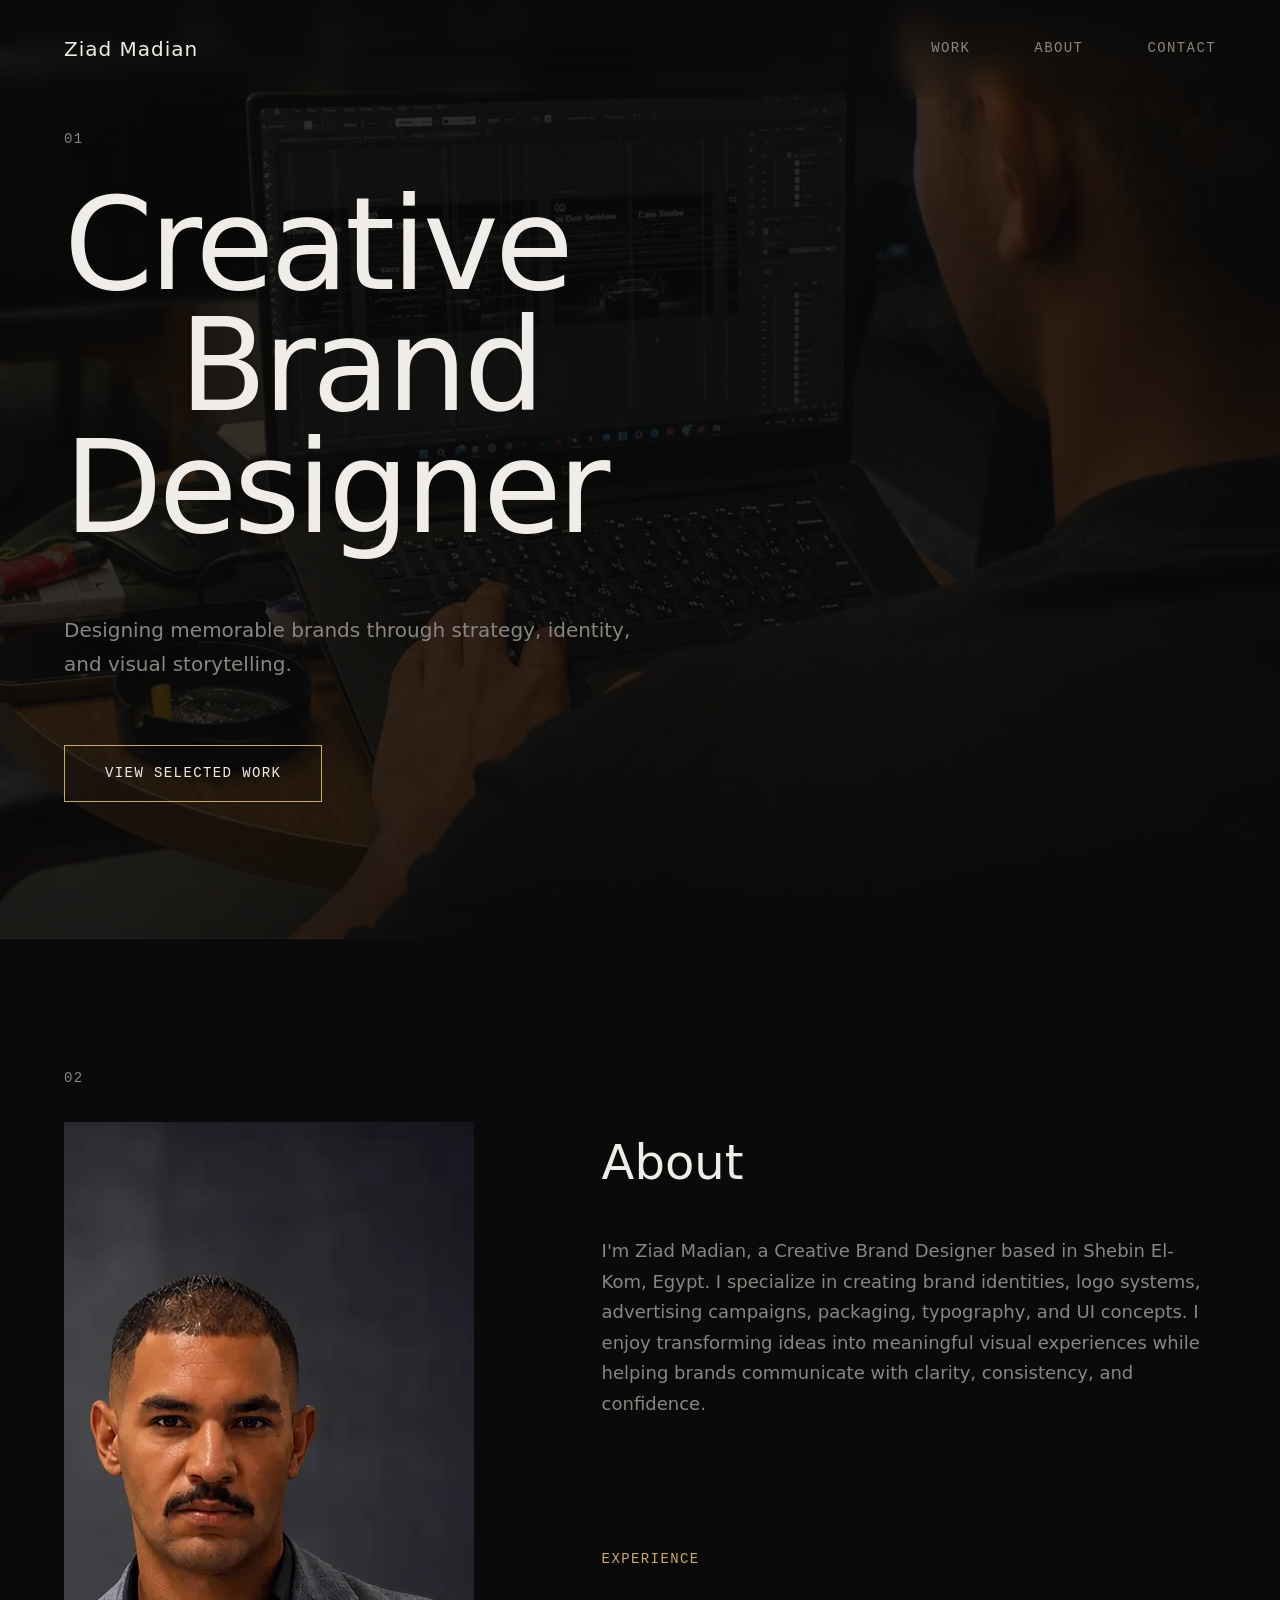
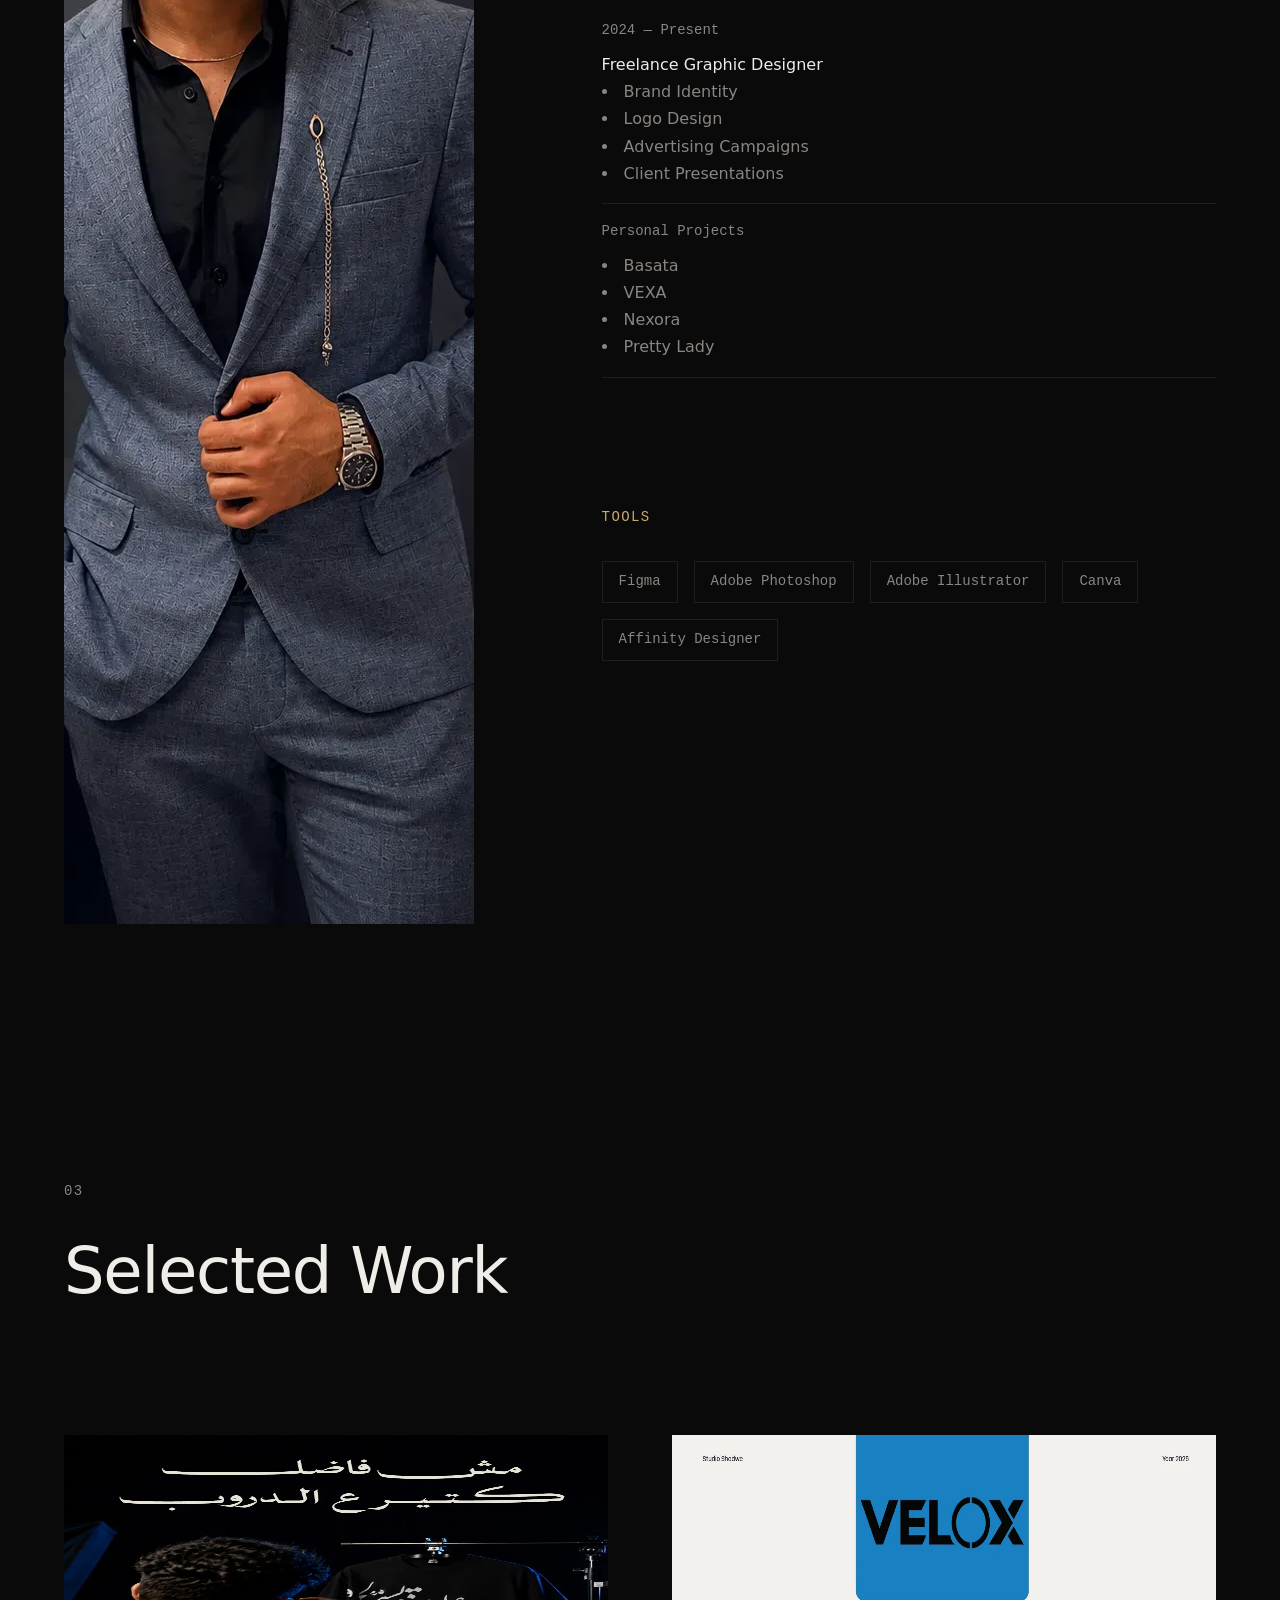
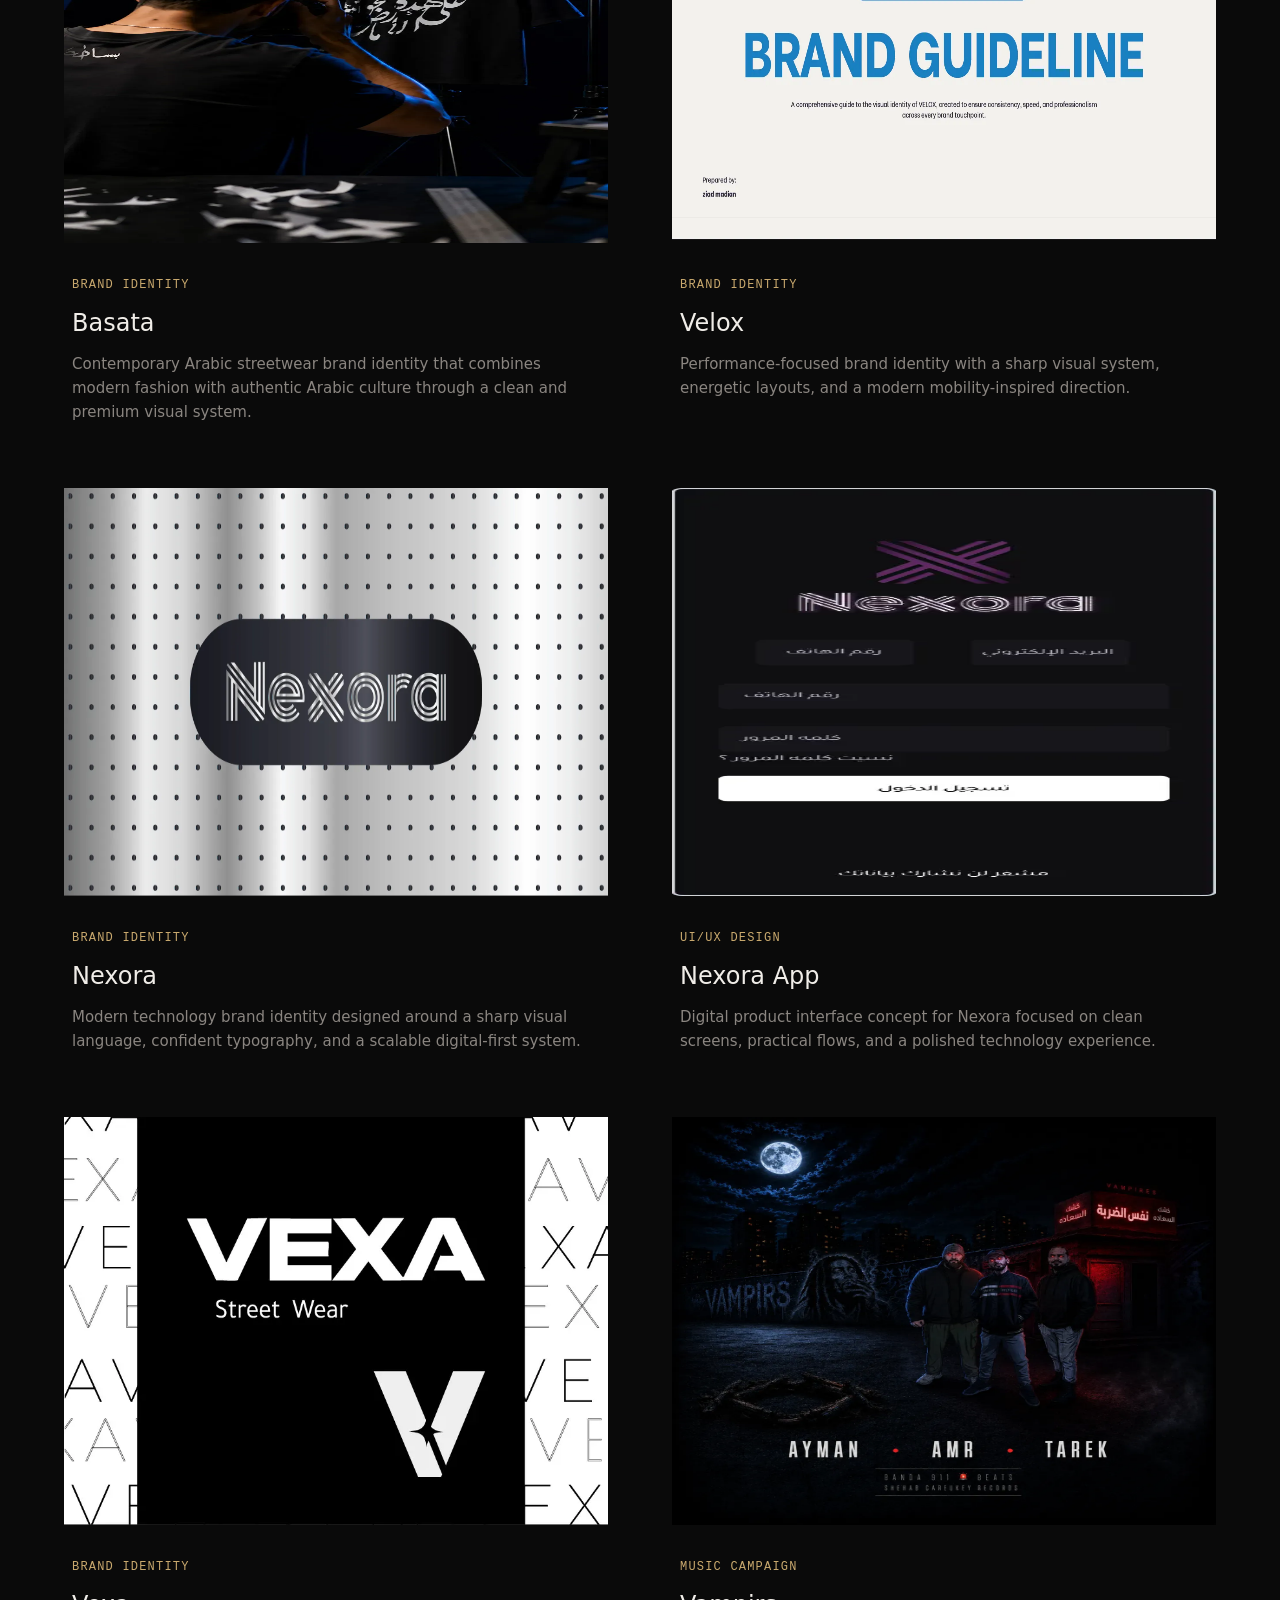
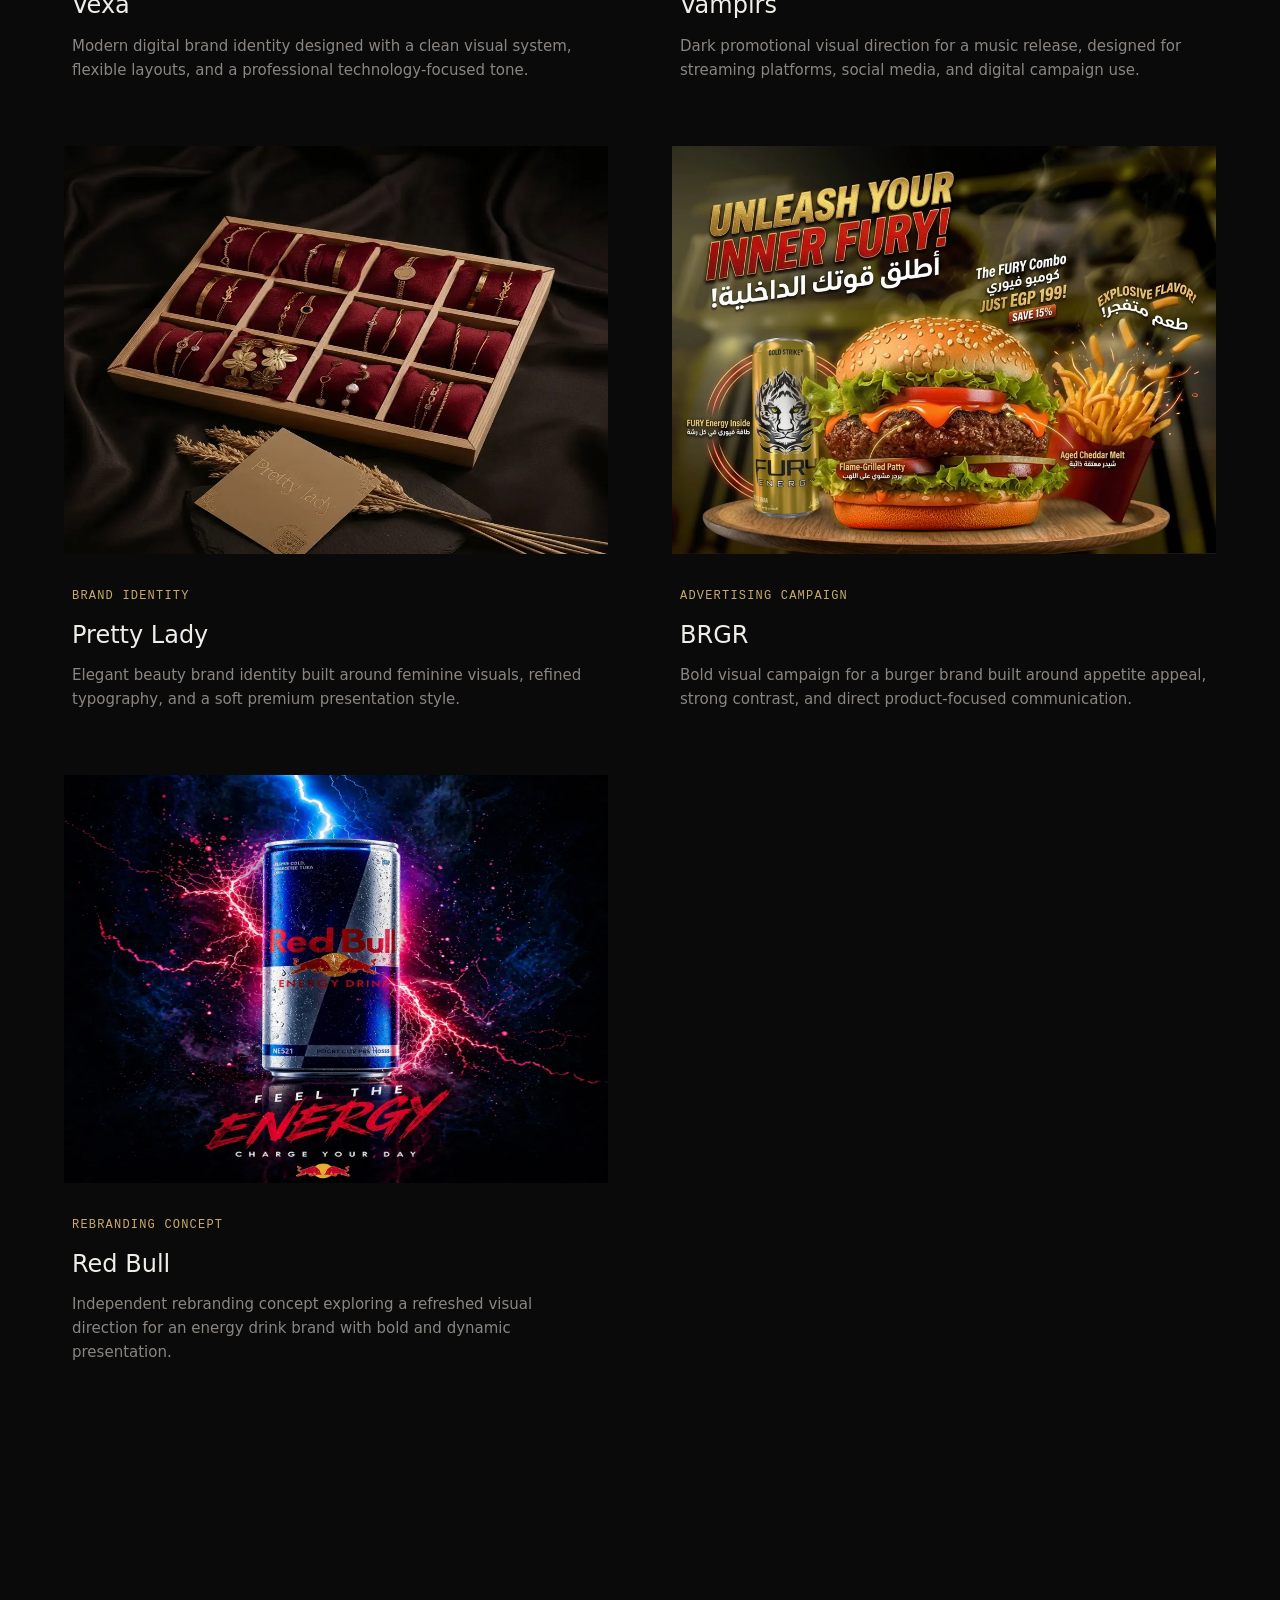
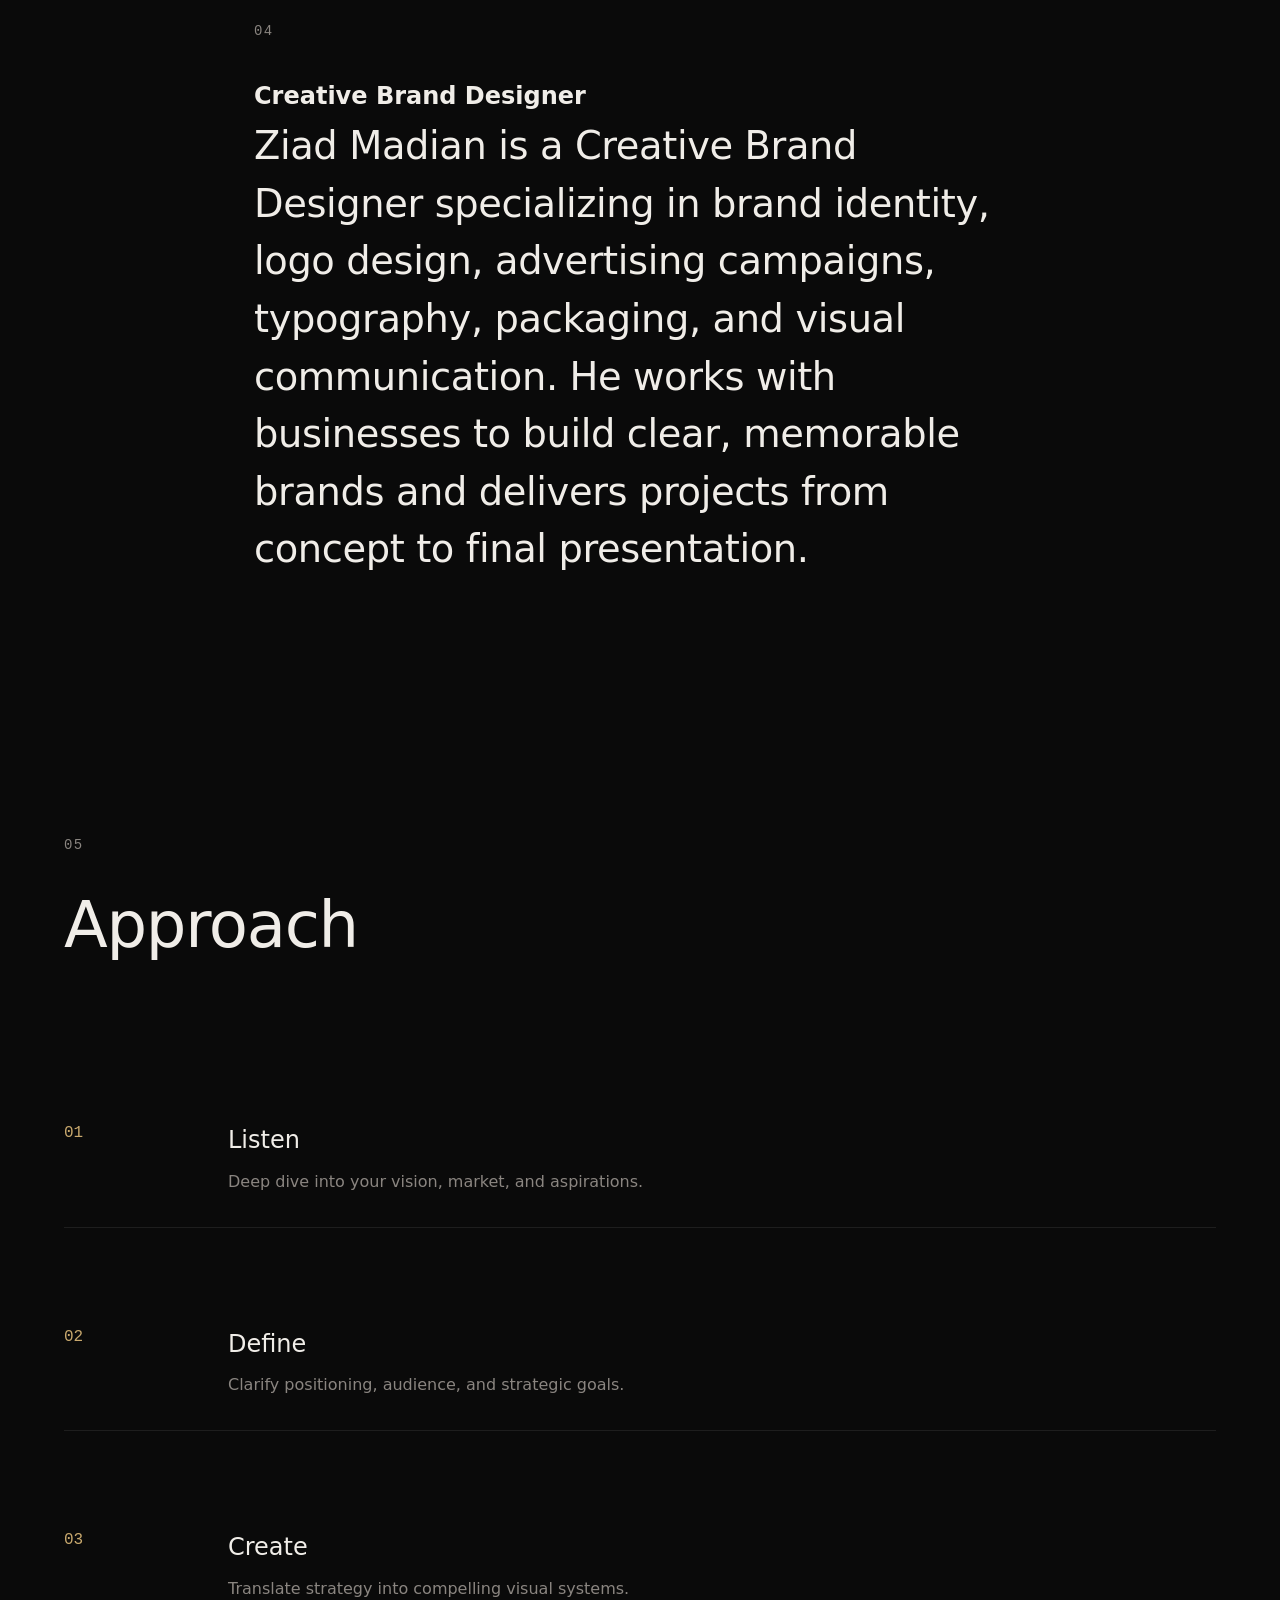
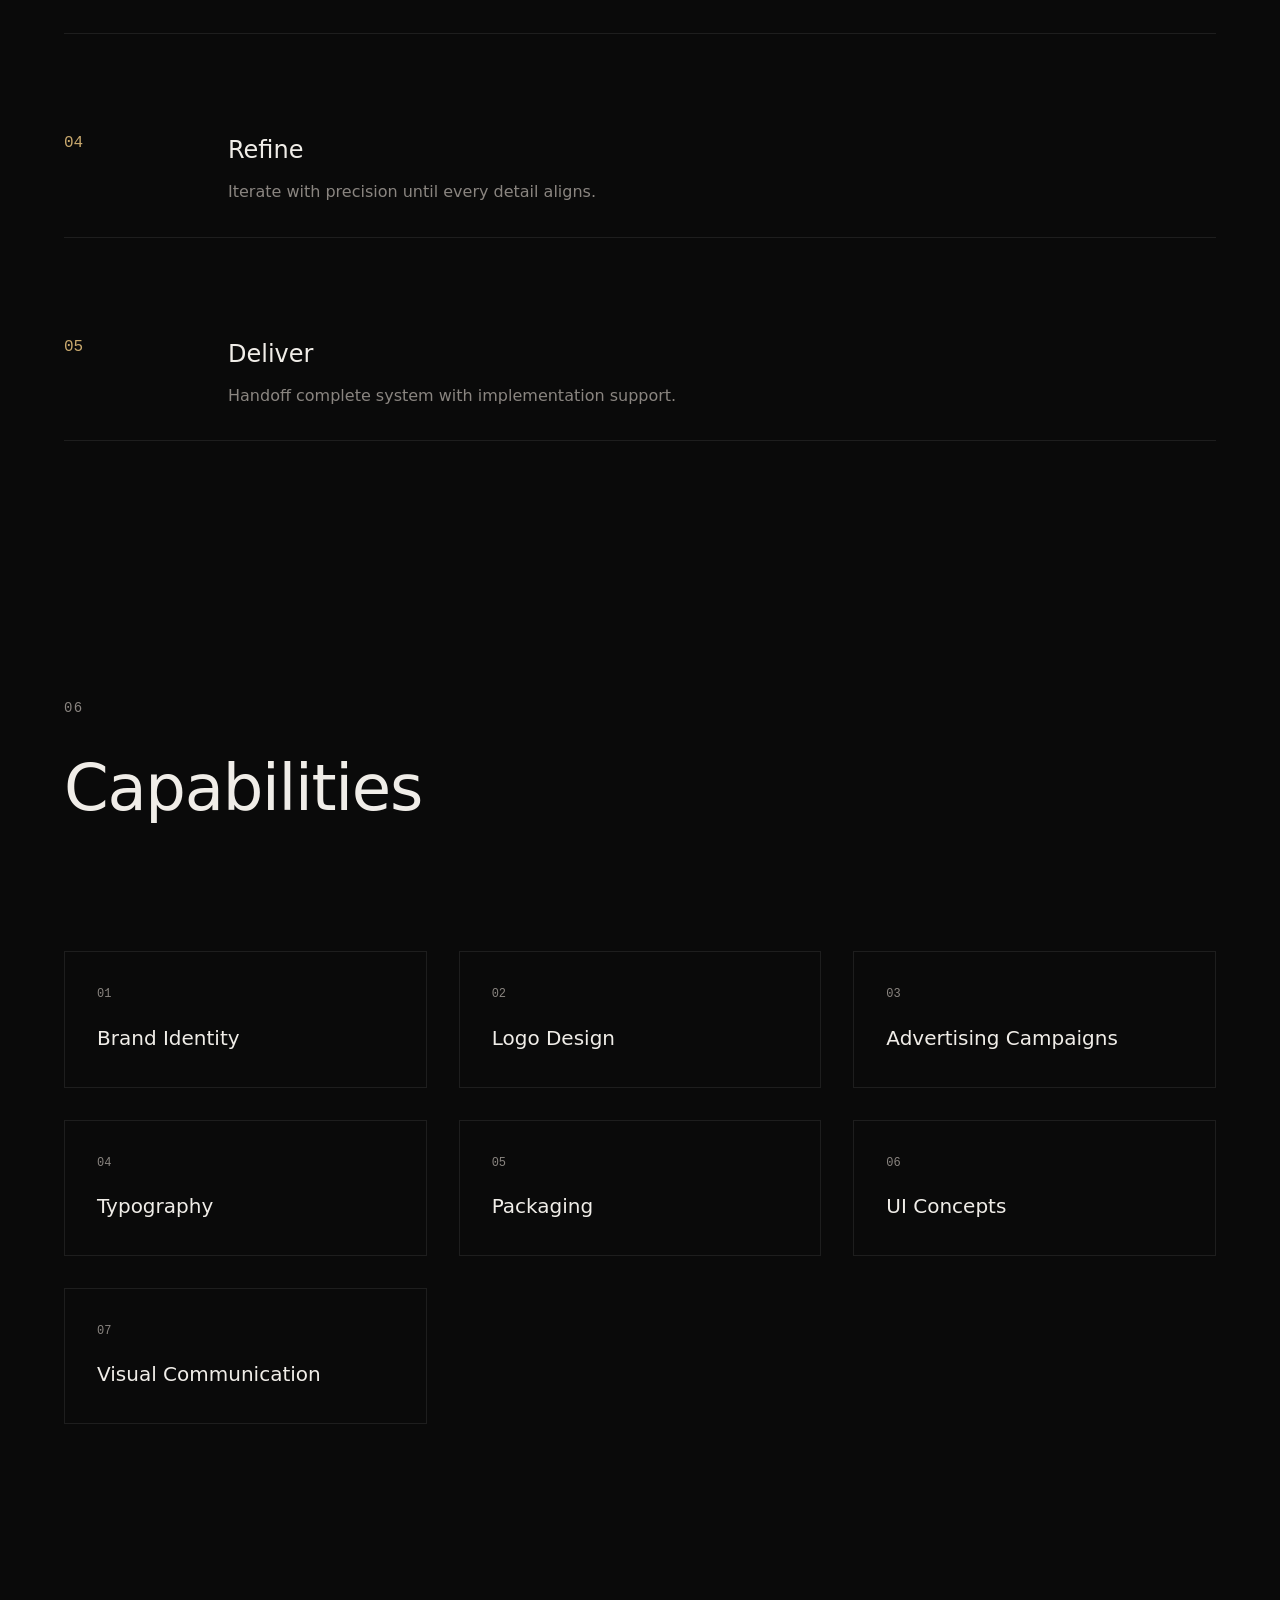
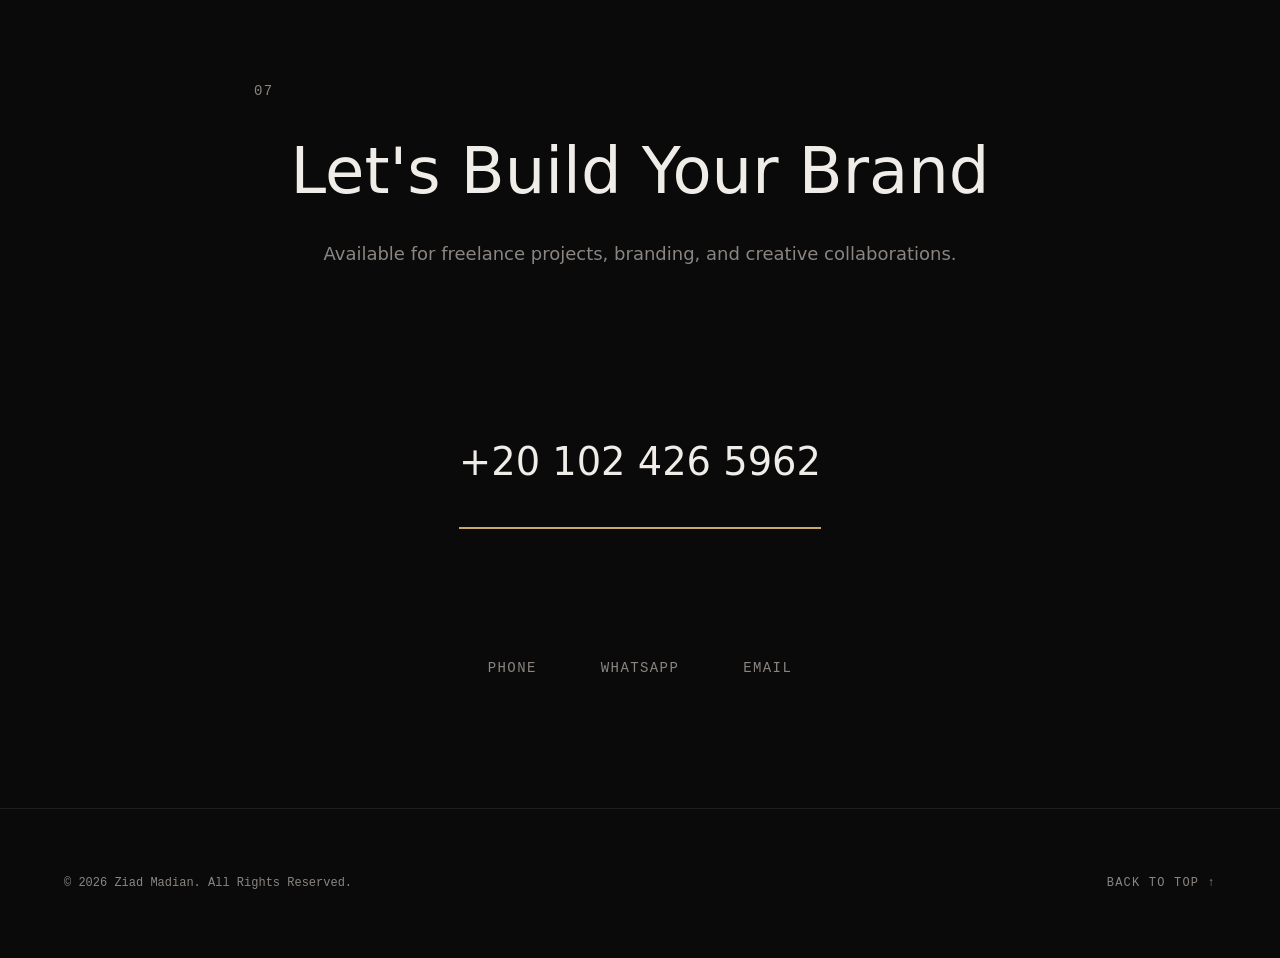
<file: index.html>
<!DOCTYPE html>
<html lang="en">

<head>
    <meta charset="UTF-8">
    <meta name="viewport" content="width=device-width, initial-scale=1.0">
    <title>Ziad Madian | Creative Brand Designer Portfolio</title>
    <meta name="description"
        content="Portfolio of Ziad Madian, a creative brand designer specializing in brand identity, logo design, advertising campaigns, packaging, typography, and visual communication.">
    <link rel="canonical" href="https://ziad-portfolio.pages.dev/">
    <link rel="icon" type="image/webp" href="assets/images/profile/personal-photo_result.webp">
    <link rel="apple-touch-icon" href="assets/images/profile/personal-photo_result.webp">
    <meta property="og:type" content="website">
    <meta property="og:site_name" content="Ziad Madian Portfolio">
    <meta property="og:title" content="Ziad Madian | Creative Brand Designer Portfolio">
    <meta property="og:description"
        content="Explore brand identity, logo design, advertising, packaging, typography, and visual communication work by Ziad Madian.">
    <meta property="og:url" content="https://ziad-portfolio.pages.dev/">
    <meta property="og:image" content="https://ziad-portfolio.pages.dev/assets/images/profile/pesonal-cove-photo_result.webp">
    <meta property="og:image:alt" content="Ziad Madian creative brand design portfolio cover">
    <meta name="twitter:card" content="summary_large_image">
    <meta name="twitter:title" content="Ziad Madian | Creative Brand Designer Portfolio">
    <meta name="twitter:description"
        content="Creative brand design portfolio featuring identity systems, campaigns, packaging, typography, and visual communication.">
    <meta name="twitter:image" content="https://ziad-portfolio.pages.dev/assets/images/profile/pesonal-cove-photo_result.webp">
    <meta name="twitter:image:alt" content="Ziad Madian creative brand design portfolio cover">
    <link rel="stylesheet" href="assets/css/style.css">
</head>

<body>

    <div class="loading-screen" id="loadingScreen">
        <div class="loading-counter">
            <span class="counter-number" id="counterNumber">0</span>
            <span class="counter-symbol">%</span>
        </div>
    </div>

    <!-- Custom Cursor -->
    <div class="custom-cursor" id="cursor"></div>

    <!-- Navigation -->
    <nav class="navigation" id="navigation">
        <div class="navigation__logo">
            <span>Ziad Madian</span>
        </div>
        <div class="navigation__menu">
            <a href="#projects" class="navigation__link" data-hover>Work</a>
            <a href="#about" class="navigation__link" data-hover>About</a>
            <a href="#contact" class="navigation__link" data-hover>Contact</a>
        </div>
    </nav>

    <!-- Main Content -->
    <main class="main-content">

        <!-- Hero Section (01) -->
        <section class="hero section" id="hero" data-section="01">
            <div class="container">
                <div class="hero__content">
                    <span class="section-number">01</span>
                    <h1 class="hero__headline">
                        <span class="hero__line" data-reveal>Creative</span>
                        <span class="hero__line hero__line--offset" data-reveal>Brand</span>
                        <span class="hero__line" data-reveal>Designer</span>
                    </h1>
                    <p class="hero__subtitle">Designing memorable brands through strategy, identity,
                        and visual storytelling.
                    </p>
                    <a href="#projects" class="cta cta--primary" data-hover>View Selected Work</a>
                </div>
            </div>
        </section>


        <!-- About (02) -->
        <section class="about section" id="about" data-section="02">
            <div class="container">
                <span class="section-number">02</span>

                <div class="about__grid">
                    <div class="about__portrait">
                        <img src="assets/images/profile/personal-photo_result.webp" alt="Ziad Madian creative brand designer portrait"
                            width="1122" height="1402" loading="lazy" decoding="async" class="portrait-placeholder">
                    </div>

                    <div class="about__content">
                        <h2 class="about__title">About</h2>
                        <p class="about__bio">
                            I'm Ziad Madian, a Creative Brand Designer based in Shebin El-Kom, Egypt. I specialize in
                            creating brand identities, logo systems, advertising campaigns, packaging, typography, and
                            UI concepts. I enjoy transforming ideas into meaningful visual experiences while helping
                            brands communicate with clarity, consistency, and confidence. </p>

                        <!-- Timeline -->
                        <div class="about__timeline">
                            <h3 class="about__subsection-title">Experience</h3>
                            <div class="timeline-entry">
                                <span class="timeline-entry__year">2024 — Present</span>
                                <p class="timeline-entry__role">Freelance Graphic Designer</p>
                                <ul class="timeline-entry__list">
                                    <li>Brand Identity</li>
                                    <li>Logo Design</li>
                                    <li>Advertising Campaigns</li>
                                    <li>Client Presentations</li>
                                </ul>
                            </div>
                            <div class="timeline-entry">
                                <span class="timeline-entry__year">Personal Projects</span>
                                <ul class="timeline-entry__list">
                                    <li>Basata</li>
                                    <li>VEXA</li>
                                    <li>Nexora</li>
                                    <li>Pretty Lady</li>
                                </ul>
                            </div>
                        </div>

                        <!-- Software -->
                        <div class="about__software">
                            <h3 class="about__subsection-title">Tools</h3>
                            <div class="software-grid">
                                <span class="software-item">Figma</span>
                                <span class="software-item">Adobe Photoshop</span>
                                <span class="software-item">Adobe Illustrator</span>
                                <span class="software-item">Canva</span>
                                <span class="software-item">Affinity Designer</span>
                            </div>
                        </div>
                    </div>
                </div>
            </div>
        </section>

        <!-- Featured Projects (03) -->
        <section class="featured-projects section" id="projects" data-section="03">
            <div class="container">
                <div class="section-header">
                    <span class="section-number">03</span>
                    <h2 class="section-title">Selected Work</h2>
                </div>

                <div class="projects-grid" id="projectsGrid">
                    <!-- Projects will be loaded dynamically from assets/projects -->
                </div>

            </div>

        </section>


        <!-- Introduction (04) -->
        <section class="introduction section" id="introduction" data-section="04">
            <div class="container container--narrow">
                <span class="section-number">04</span>
                <h2>Creative Brand Designer</h2>
                <p class="introduction__text">
                    Ziad Madian is a Creative Brand Designer specializing in brand identity, logo design, advertising
                    campaigns, typography, packaging, and visual communication. He works with businesses to build clear,
                    memorable brands and delivers projects from concept to final presentation.
                </p>
            </div>
        </section>

        <!-- Creative Process (05) -->
        <section class="creative-process section" id="process" data-section="05">
            <div class="container">
                <div class="section-header">
                    <span class="section-number">05</span>
                    <h2 class="section-title">Approach</h2>
                </div>

                <div class="process-timeline">
                    <div class="timeline-item">
                        <span class="timeline-item__number">01</span>
                        <div class="timeline-item__content">
                            <h3 class="timeline-item__title">Listen</h3>
                            <p class="timeline-item__description">Deep dive into your vision,
                                market, and aspirations.</p>
                        </div>
                    </div>
                    <div class="timeline-item">
                        <span class="timeline-item__number">02</span>
                        <div class="timeline-item__content">
                            <h3 class="timeline-item__title">Define</h3>
                            <p class="timeline-item__description">Clarify positioning, audience, and
                                strategic goals.</p>
                        </div>
                    </div>
                    <div class="timeline-item">
                        <span class="timeline-item__number">03</span>
                        <div class="timeline-item__content">
                            <h3 class="timeline-item__title">Create</h3>
                            <p class="timeline-item__description">Translate strategy into compelling
                                visual systems.</p>
                        </div>
                    </div>
                    <div class="timeline-item">
                        <span class="timeline-item__number">04</span>
                        <div class="timeline-item__content">
                            <h3 class="timeline-item__title">Refine</h3>
                            <p class="timeline-item__description">Iterate with precision until every
                                detail aligns.</p>
                        </div>
                    </div>
                    <div class="timeline-item">
                        <span class="timeline-item__number">05</span>
                        <div class="timeline-item__content">
                            <h3 class="timeline-item__title">Deliver</h3>
                            <p class="timeline-item__description">Handoff complete system with
                                implementation support.</p>
                        </div>
                    </div>
                </div>
            </div>
        </section>

        <!-- Capabilities (06) -->
        <section class="capabilities section" id="capabilities" data-section="06">
            <div class="container">
                <div class="section-header">
                    <span class="section-number">06</span>
                    <h2 class="section-title">Capabilities</h2>
                </div>

                <div class="capabilities-grid">
                    <div class="capability-item">
                        <span class="capability-item__number">01</span>
                        <h3 class="capability-item__title">Brand Identity</h3>
                    </div>
                    <div class="capability-item">
                        <span class="capability-item__number">02</span>
                        <h3 class="capability-item__title">Logo Design</h3>
                    </div>
                    <div class="capability-item">
                        <span class="capability-item__number">03</span>
                        <h3 class="capability-item__title">Advertising Campaigns</h3>
                    </div>
                    <div class="capability-item">
                        <span class="capability-item__number">04</span>
                        <h3 class="capability-item__title">Typography</h3>
                    </div>
                    <div class="capability-item">
                        <span class="capability-item__number">05</span>
                        <h3 class="capability-item__title">Packaging</h3>
                    </div>
                    <div class="capability-item">
                        <span class="capability-item__number">06</span>
                        <h3 class="capability-item__title">UI Concepts</h3>
                    </div>
                    <div class="capability-item">
                        <span class="capability-item__number">07</span>
                        <h3 class="capability-item__title">Visual Communication</h3>
                    </div>
                </div>
            </div>
        </section>
        <!-- Contact (07) -->
        <section class="contact section" id="contact" data-section="07">
            <div class="container container--narrow">
                <span class="section-number">07</span>

                <div class="contact__content">
                    <h2 class="contact__title">Let's Build Your Brand</h2>
                    <p class="contact__subtitle">Available for freelance projects, branding, and
                        creative collaborations.
                    </p>

                    <a href="tel:+201024265962" class="contact__email" data-hover>+20&nbsp;102&nbsp;426&nbsp;5962</a>

                    <div class="contact__social">
                        <a href="tel:+201024265962" class="social-link" data-hover>Phone</a>
                        <a href="https://wa.me/201024265962" class="social-link" rel="noopener noreferrer" data-hover>WhatsApp</a>
                        <a href="mailto:ziadahmed56000@gmail.com" class="social-link" data-hover>Email</a>
                    </div>
                </div>
            </div>
        </section>

    </main>

    <!-- Footer (08) -->
    <footer class="footer" id="footer" data-section="08">
        <div class="container">
            <div class="footer__content">
                <span class="footer__copyright">© 2026 Ziad Madian. All Rights Reserved.</span>
                <a href="#hero" class="footer__back-to-top" data-hover>Back to Top ↑</a>
            </div>
        </div>
    </footer>

<script src="assets/js/script.js"></script>
</body>

</html>
</file>
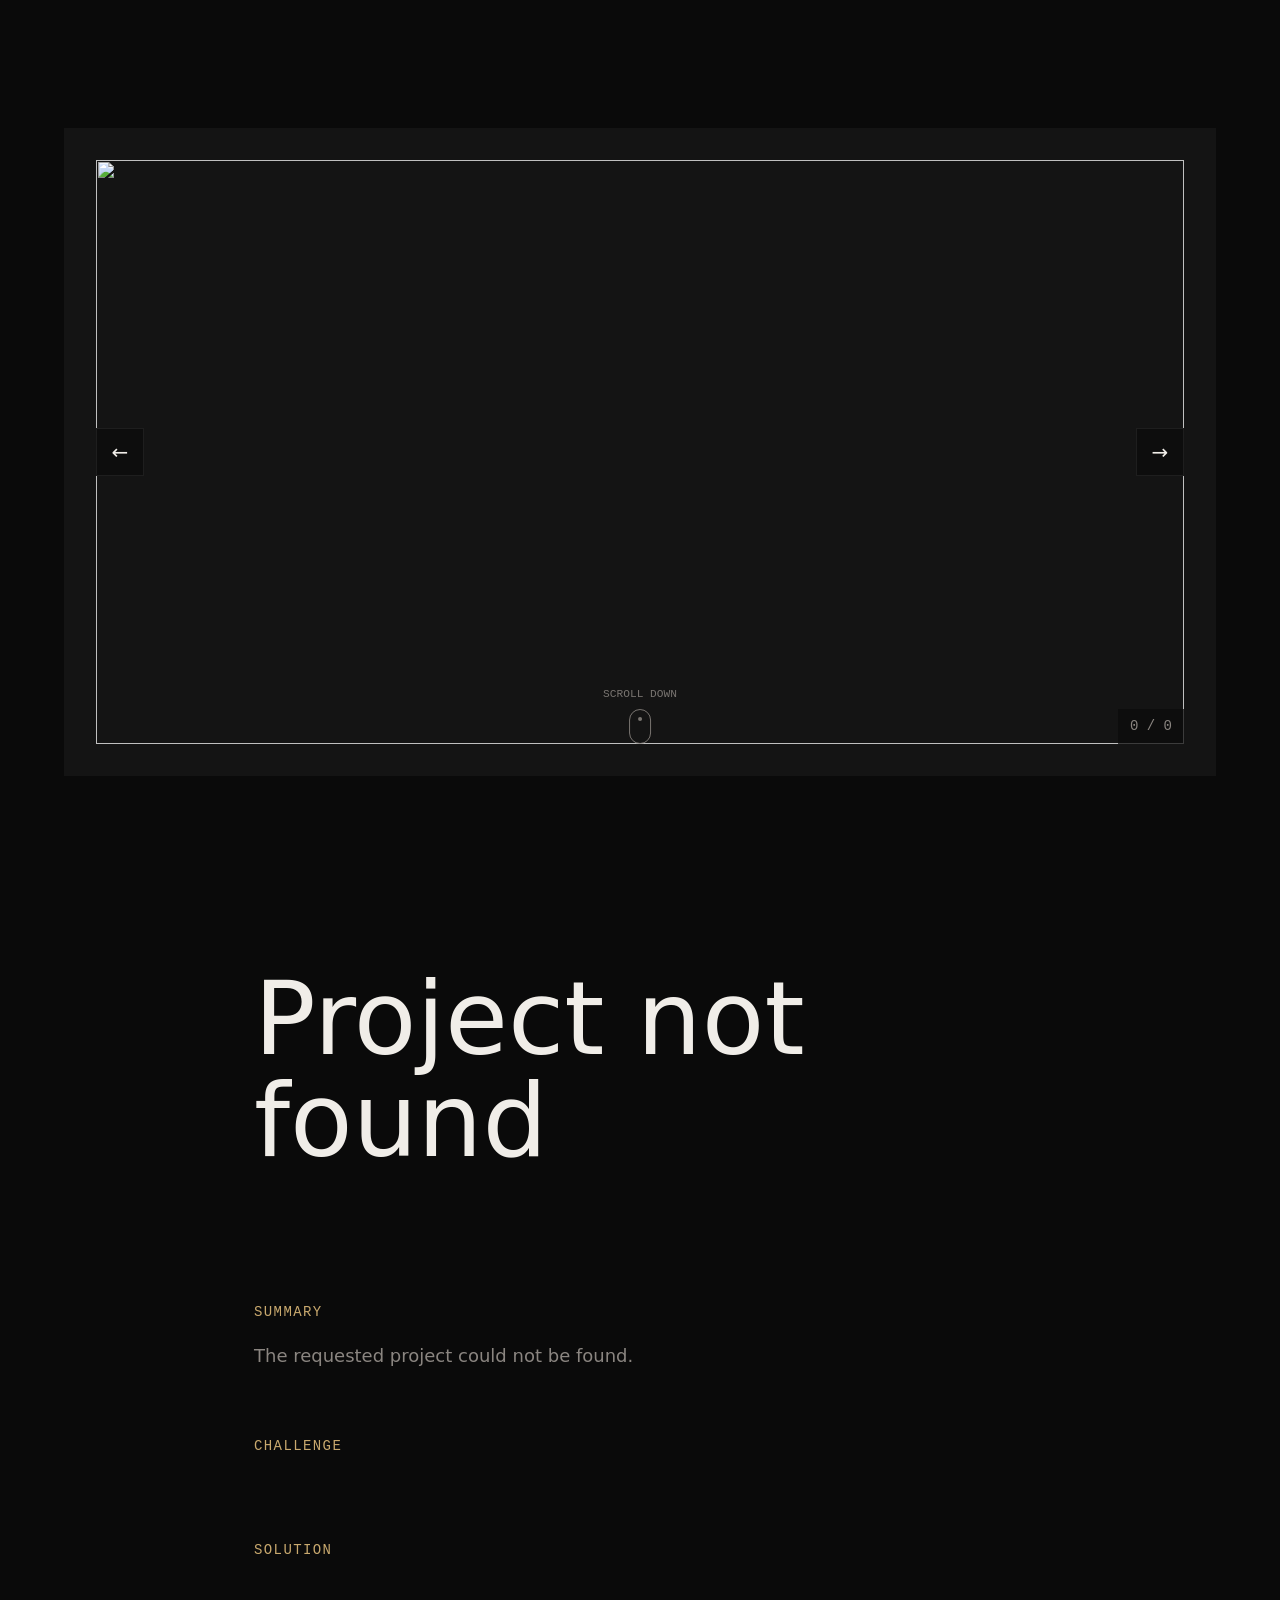
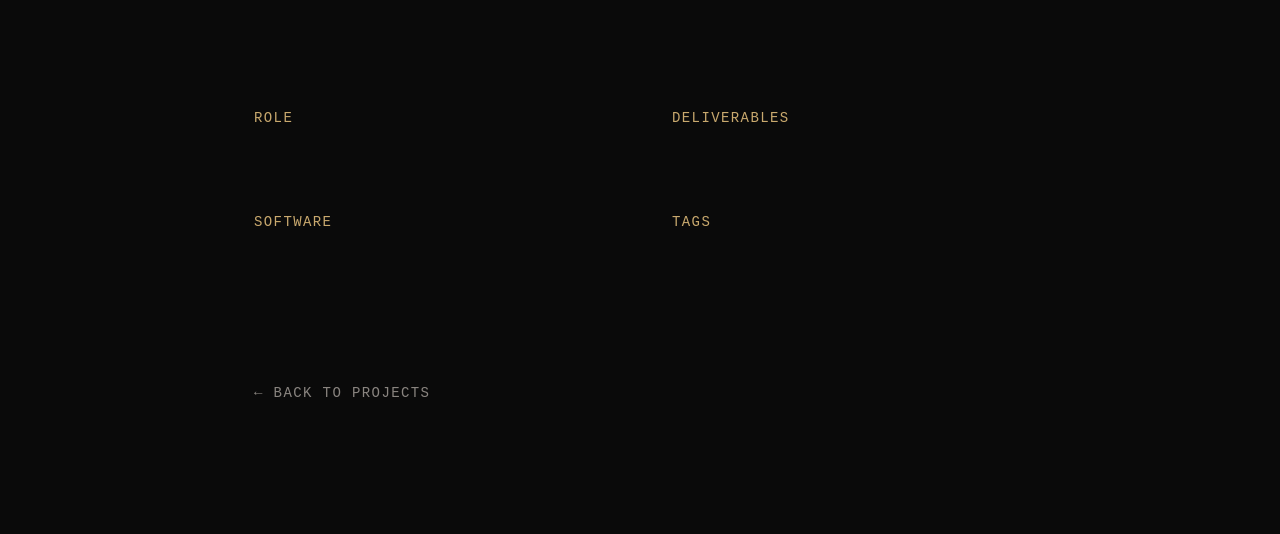
<file: project.html>
<!DOCTYPE html>
<html lang="en">

<head>
    <meta charset="UTF-8">
    <meta name="viewport" content="width=device-width, initial-scale=1.0">
    <title>Project | Ziad Madian Creative Brand Designer</title>
    <meta name="description"
        content="Project case study from Ziad Madian's creative brand design portfolio, including identity, visual communication, and campaign work.">
    <link rel="canonical" href="https://ziad-portfolio.pages.dev/project.html">
    <link rel="icon" type="image/webp" href="assets/images/profile/personal-photo_result.webp">
    <link rel="apple-touch-icon" href="assets/images/profile/personal-photo_result.webp">
    <meta property="og:type" content="article">
    <meta property="og:site_name" content="Ziad Madian Portfolio">
    <meta property="og:title" content="Project | Ziad Madian Creative Brand Designer">
    <meta property="og:description"
        content="Explore a creative brand design case study by Ziad Madian.">
    <meta property="og:url" content="https://ziad-portfolio.pages.dev/project.html">
    <meta property="og:image" content="https://ziad-portfolio.pages.dev/assets/images/profile/pesonal-cove-photo_result.webp">
    <meta property="og:image:alt" content="Ziad Madian portfolio project case study">
    <meta name="twitter:card" content="summary_large_image">
    <meta name="twitter:title" content="Project | Ziad Madian Creative Brand Designer">
    <meta name="twitter:description"
        content="Creative brand design case study from Ziad Madian's portfolio.">
    <meta name="twitter:image" content="https://ziad-portfolio.pages.dev/assets/images/profile/pesonal-cove-photo_result.webp">
    <meta name="twitter:image:alt" content="Ziad Madian portfolio project case study">
    <link rel="stylesheet" href="assets/css/style.css">
</head>

<body class="project-page">
    <main class="project-main">
        <section class="project-gallery-section" aria-label="Project gallery">
            <div class="container">
                <div class="project-gallery" id="projectGallery">
                    <button type="button" class="project-gallery__button project-gallery__button--prev"
                        id="projectGalleryPrev" aria-label="Previous project image">
                        &larr;
                    </button>

                    <div class="project-gallery__frame">
                        <img id="projectGalleryImage" class="project-gallery__image" src="assets/images/profile/personal-photo_result.webp" alt="Ziad Madian portfolio project gallery image"
                            width="1440" height="810">
                    </div>

                    <button type="button" class="project-gallery__button project-gallery__button--next"
                        id="projectGalleryNext" aria-label="Next project image">
                        &rarr;
                    </button>

                    <p class="project-gallery__counter" id="projectGalleryCounter" aria-live="polite">0 / 0</p>

                    <button type="button" class="project-scroll-indicator" id="projectScrollIndicator"
                        aria-label="Scroll to project description">
                        <span class="project-scroll-indicator__label">Scroll Down</span>
                        <span class="project-scroll-indicator__mouse" aria-hidden="true">
                            <span class="project-scroll-indicator__dot"></span>
                        </span>
                    </button>
                </div>
            </div>
        </section>

        <section class="project-content section" id="projectContent">
            <div class="container container--narrow">
                <div class="project-heading">
                    <h1 class="project-title" id="projectTitle">Project</h1>
                    <p class="project-category" id="projectCategory"></p>
                </div>

                <div class="project-copy">
                    <section class="project-copy__section">
                        <h2>Summary</h2>
                        <p id="projectSummary"></p>
                    </section>

                    <section class="project-copy__section">
                        <h2>Challenge</h2>
                        <p id="projectChallenge"></p>
                    </section>

                    <section class="project-copy__section">
                        <h2>Solution</h2>
                        <p id="projectSolution"></p>
                    </section>
                </div>

                <div class="project-meta">
                    <section class="project-meta__group">
                        <h2>Role</h2>
                        <ul id="projectRole"></ul>
                    </section>

                    <section class="project-meta__group">
                        <h2>Deliverables</h2>
                        <ul id="projectDeliverables"></ul>
                    </section>

                    <section class="project-meta__group">
                        <h2>Software</h2>
                        <ul id="projectSoftware"></ul>
                    </section>

                    <section class="project-meta__group">
                        <h2>Tags</h2>
                        <ul class="project-tags" id="projectTags"></ul>
                    </section>
                </div>

                <div class="project-pdf" id="projectPdf"></div>

                <a href="index.html#projects" class="project-back-link" id="projectBackLink">&larr; Back to Projects</a>
            </div>
        </section>
    </main>

    <script type="module" src="assets/js/project-page.js"></script>
</body>

</html>
</file>
<file: assets/css/style.css>
/* ========================================
   CSS CUSTOM PROPERTIES
   ======================================== */
:root {
    /* Colors */
    --bg-primary: #0A0A0A;
    --bg-secondary: #141414;
    --bg-tertiary: #1E1E1E;
    --text-primary: #F0EDE8;
    --text-secondary: #8A8580;
    --accent: #C9A96E;
    --border: #1E1E1E;
    
    /* Typography */
    --font-display: Inter, system-ui, -apple-system, BlinkMacSystemFont, "Segoe UI", Roboto, Helvetica, Arial, sans-serif;
    --font-body: Inter, system-ui, -apple-system, BlinkMacSystemFont, "Segoe UI", Roboto, Helvetica, Arial, sans-serif;
    --font-mono: "SFMono-Regular", Consolas, "Liberation Mono", Menlo, monospace;
    
    /* Spacing */
    --space-xs: 0.5rem;
    --space-sm: 1rem;
    --space-md: 2rem;
    --space-lg: 4rem;
    --space-xl: 8rem;
    --space-xxl: 12rem;
    
    /* Transitions */
    --transition-fast: 0.3s cubic-bezier(0.16, 1, 0.3, 1);
    --transition-normal: 0.6s cubic-bezier(0.16, 1, 0.3, 1);
    --transition-slow: 1.2s cubic-bezier(0.16, 1, 0.3, 1);
    
    /* Grid */
    --grid-columns: 12;
    --grid-gap: 2rem;
}

/* ========================================
   RESET & BASE
   ======================================== */
*, *::before, *::after {
    margin: 0;
    padding: 0;
    box-sizing: border-box;
}

html {
    scroll-behavior: smooth;
    font-size: 16px;
}

body {
    font-family: var(--font-body);
    font-weight: 300;
    line-height: 1.7;
    color: var(--text-primary);
    background-color: var(--bg-primary);
    overflow-x: hidden;
    -webkit-font-smoothing: antialiased;
    -moz-osx-font-smoothing: grayscale;
}

img {
    max-width: 100%;
    display: block;
}

a {
    text-decoration: none;
    color: inherit;
}

button {
    border: none;
    background: none;
    cursor: pointer;
    font-family: inherit;
}

/* ========================================
   LOADING SCREEN
   ======================================== */
.loading-screen {
    position: fixed;
    top: 0;
    left: 0;
    width: 100%;
    height: 100vh;
    background-color: var(--bg-primary);
    display: flex;
    align-items: center;
    justify-content: center;
    z-index: 9999;
    transition: opacity var(--transition-slow), visibility var(--transition-slow);
}

.loading-screen.loaded {
    opacity: 0;
    visibility: hidden;
    pointer-events: none;
}

.loading-counter {
    font-family: var(--font-mono);
    font-size: clamp(3rem, 8vw, 6rem);
    font-weight: 400;
    color: var(--text-primary);
    display: flex;
    align-items: baseline;
    gap: var(--space-xs);
}

.counter-symbol {
    font-size: 0.5em;
    color: var(--text-secondary);
}

/* ========================================
   CUSTOM CURSOR
   ======================================== */
.custom-cursor {
    position: fixed;
    width: 12px;
    height: 12px;
    background-color: var(--accent);
    border-radius: 50%;
    pointer-events: none;
    z-index: 10000;
    transform: translate(-50%, -50%);
    transition: transform var(--transition-fast), opacity var(--transition-fast);
    opacity: 0;
    mix-blend-mode: difference;
}

.custom-cursor.visible {
    opacity: 1;
}

.custom-cursor.hovering {
    transform: translate(-50%, -50%) scale(3);
    opacity: 0.5;
}

@media (pointer: coarse) {
    .custom-cursor {
        display: none;
    }
}

/* ========================================
   NAVIGATION
   ======================================== */
.navigation {
    position: fixed;
    top: 0;
    left: 0;
    width: 100%;
    padding: var(--space-md) var(--space-lg);
    display: flex;
    justify-content: space-between;
    align-items: center;
    z-index: 100;
    background: linear-gradient(to bottom, rgba(10, 10, 10, 0.9), transparent);
    backdrop-filter: blur(10px);
    transition: transform var(--transition-normal);
}

.navigation.hidden {
    transform: translateY(-100%);
}

.navigation__logo {
    font-family: var(--font-display);
    font-size: 1.25rem;
    font-weight: 400;
    letter-spacing: 0.05em;
    color: var(--text-primary);
}

.navigation__menu {
    display: flex;
    gap: var(--space-lg);
}

.navigation__link {
    font-family: var(--font-mono);
    font-size: 0.875rem;
    font-weight: 400;
    text-transform: uppercase;
    letter-spacing: 0.1em;
    color: var(--text-secondary);
    transition: color var(--transition-fast);
    position: relative;
}

.navigation__link::after {
    content: '';
    position: absolute;
    bottom: -4px;
    left: 0;
    width: 0;
    height: 1px;
    background-color: var(--accent);
    transition: width var(--transition-normal);
}

.navigation__link:hover {
    color: var(--text-primary);
}

.navigation__link:hover::after {
    width: 100%;
}

@media (max-width: 768px) {
    .navigation {
        padding: var(--space-sm) var(--space-md);
    }
    
    .navigation__menu {
        gap: var(--space-md);
    }
    
    .navigation__link {
        font-size: 0.75rem;
    }
}

/* ========================================
   LAYOUT UTILITIES
   ======================================== */
.container {
    width: 100%;
    max-width: 1400px;
    margin: 0 auto;
    padding: 0 var(--space-lg);
}

.container--narrow {
    max-width: 900px;
}

.section {
    padding: var(--space-xxl) 0;
    position: relative;
}

.section-number {
    font-family: var(--font-mono);
    font-size: 0.875rem;
    font-weight: 400;
    color: var(--text-secondary);
    display: block;
    margin-bottom: var(--space-md);
    letter-spacing: 0.1em;
}

.section-header {
    margin-bottom: var(--space-xl);
}

.section-title {
    font-family: var(--font-display);
    font-size: clamp(2.5rem, 5vw, 4rem);
    font-weight: 300;
    line-height: 1.1;
    letter-spacing: -0.02em;
    color: var(--text-primary);
}

/* ========================================
   HERO SECTION
   ======================================== */
.hero {
    min-height: 100vh;
    display: flex;
    align-items: center;
    padding-top: var(--space-xl);
    overflow: hidden;
}

.hero::before {
    content: '';
    position: absolute;
    inset: 0;
    background-image: linear-gradient(rgba(10, 10, 10, 0.48), rgba(10, 10, 10, 0.68)), url('../images/profile/pesonal-cove-photo_result.webp');
    background-size: cover;
    background-position: center;
    opacity: 0.42;
    pointer-events: none;
}

.hero__content {
    max-width: 1200px;
    position: relative;
    z-index: 1;
}

.hero__headline {
    font-family: var(--font-display);
    font-size: clamp(4rem, 10vw, 12rem);
    font-weight: 300;
    line-height: 0.95;
    letter-spacing: -0.03em;
    color: var(--text-primary);
    margin-bottom: var(--space-lg);
}

.hero__line {
    display: block;
    opacity: 0;
    transform: translateY(40px);
    transition: opacity var(--transition-slow), transform var(--transition-slow);
}

.hero__line.revealed {
    opacity: 1;
    transform: translateY(0);
}

.hero__line--offset {
    margin-left: 10%;
}

.hero__subtitle {
    font-size: 1.25rem;
    font-weight: 300;
    color: var(--text-secondary);
    max-width: 600px;
    margin-bottom: var(--space-lg);
    opacity: 0;
    transform: translateY(20px);
    transition: opacity var(--transition-slow) 0.3s, transform var(--transition-slow) 0.3s;
}

.hero__subtitle.revealed {
    opacity: 1;
    transform: translateY(0);
}

/* ========================================
   CTA BUTTONS
   ======================================== */
.cta {
    display: inline-block;
    font-family: var(--font-mono);
    font-size: 0.875rem;
    font-weight: 400;
    text-transform: uppercase;
    letter-spacing: 0.1em;
    padding: 1rem 2.5rem;
    border: 1px solid var(--border);
    color: var(--text-primary);
    transition: all var(--transition-normal);
    position: relative;
    overflow: hidden;
}

.cta::before {
    content: '';
    position: absolute;
    top: 0;
    left: 0;
    width: 100%;
    height: 100%;
    background-color: var(--accent);
    transform: scaleX(0);
    transform-origin: right;
    transition: transform var(--transition-normal);
    z-index: -1;
}

.cta:hover {
    border-color: var(--accent);
    color: var(--bg-primary);
}

.cta:hover::before {
    transform: scaleX(1);
    transform-origin: left;
}

.cta--primary {
    border-color: var(--accent);
}

/* ========================================
   INTRODUCTION
   ======================================== */
.introduction__text {
    font-size: clamp(1.5rem, 3vw, 2.5rem);
    font-weight: 300;
    line-height: 1.5;
    color: var(--text-primary);
    letter-spacing: -0.01em;
}

/* ========================================
   FEATURED PROJECTS
   ======================================== */
.projects-grid {
    display: grid;
    grid-template-columns: repeat(2, 1fr);
    gap: var(--space-lg);
}

.project-card {
    cursor: pointer;
    opacity: 0;
    transform: translateY(40px);
    transition: opacity var(--transition-slow), transform var(--transition-slow);
}

.project-card.revealed {
    opacity: 1;
    transform: translateY(0);
}

.project-card__image-wrapper {
    position: relative;
    overflow: hidden;
    aspect-ratio: 4/3;
    margin-bottom: var(--space-md);
}

.project-card__image {
    width: 100%;
    height: 100%;
    position: relative;
    transition: transform var(--transition-normal);
}

.project-card:hover .project-card__image {
    transform: scale(1.02);
}

.placeholder-pattern {
    position: absolute;
    top: 0;
    left: 0;
    width: 100%;
    height: 100%;
    background-image: 
        repeating-linear-gradient(
            45deg,
            transparent,
            transparent 10px,
            rgba(255, 255, 255, 0.02) 10px,
            rgba(255, 255, 255, 0.02) 20px
        );
    opacity: 0.5;
}

.placeholder-pattern--large {
    background-image: 
        repeating-linear-gradient(
            45deg,
            transparent,
            transparent 20px,
            rgba(255, 255, 255, 0.03) 20px,
            rgba(255, 255, 255, 0.03) 40px
        );
}

.project-card__info {
    padding: 0 var(--space-xs);
}

.project-card__category {
    font-family: var(--font-mono);
    font-size: 0.75rem;
    font-weight: 400;
    text-transform: uppercase;
    letter-spacing: 0.1em;
    color: var(--accent);
    display: block;
    margin-bottom: var(--space-xs);
}

.project-card__title {
    font-family: var(--font-display);
    font-size: 1.5rem;
    font-weight: 400;
    color: var(--text-primary);
    margin-bottom: var(--space-xs);
    transition: color var(--transition-fast);
}

.project-card:hover .project-card__title {
    color: var(--accent);
}

.project-card__statement {
    font-size: 0.9375rem;
    font-weight: 300;
    color: var(--text-secondary);
    line-height: 1.6;
}

@media (max-width: 1024px) {
    .projects-grid {
        grid-template-columns: 1fr;
    }
}

/* ========================================
   CASE STUDY TEMPLATE
   ======================================== */
.case-study__hero {
    margin-bottom: var(--space-xl);
}

.case-study__hero-image {
    width: 100%;
    aspect-ratio: 16/9;
    margin-bottom: var(--space-lg);
    position: relative;
    overflow: hidden;
}

.case-study__hero-info {
    max-width: 800px;
}

.case-study__title {
    font-family: var(--font-display);
    font-size: clamp(2rem, 4vw, 3.5rem);
    font-weight: 300;
    line-height: 1.1;
    color: var(--text-primary);
    margin-bottom: var(--space-md);
}

.case-study__description {
    font-size: 1.125rem;
    font-weight: 300;
    color: var(--text-secondary);
    line-height: 1.7;
}

/* Gallery */
.case-study__gallery {
    display: grid;
    grid-template-columns: repeat(2, 1fr);
    gap: var(--space-md);
    margin-bottom: var(--space-xl);
}

.gallery-item {
    aspect-ratio: 4/3;
    position: relative;
    overflow: hidden;
}

.gallery-item--wide {
    grid-column: span 2;
    aspect-ratio: 21/9;
}

/* Process */
.case-study__subsection-title {
    font-family: var(--font-display);
    font-size: 1.5rem;
    font-weight: 400;
    color: var(--text-primary);
    margin-bottom: var(--space-md);
}

.process-steps {
    display: grid;
    grid-template-columns: repeat(4, 1fr);
    gap: var(--space-md);
    margin-bottom: var(--space-xl);
}

.process-step {
    padding: var(--space-md);
    border: 1px solid var(--border);
}

.process-step__number {
    font-family: var(--font-mono);
    font-size: 0.875rem;
    font-weight: 400;
    color: var(--accent);
    display: block;
    margin-bottom: var(--space-sm);
}

.process-step__title {
    font-family: var(--font-display);
    font-size: 1.125rem;
    font-weight: 400;
    color: var(--text-primary);
    margin-bottom: var(--space-xs);
}

.process-step__description {
    font-size: 0.9375rem;
    font-weight: 300;
    color: var(--text-secondary);
    line-height: 1.6;
}

/* Color Palette */
.palette-grid {
    display: grid;
    grid-template-columns: repeat(4, 1fr);
    gap: var(--space-sm);
    margin-bottom: var(--space-xl);
}

.palette-swatch {
    aspect-ratio: 1;
    position: relative;
    display: flex;
    align-items: flex-end;
    padding: var(--space-sm);
}

.palette-swatch__label {
    font-family: var(--font-mono);
    font-size: 0.75rem;
    font-weight: 400;
    color: var(--text-primary);
    background-color: rgba(10, 10, 10, 0.8);
    padding: 0.25rem 0.5rem;
}

/* Typography */
.typography-showcase {
    display: grid;
    grid-template-columns: repeat(2, 1fr);
    gap: var(--space-md);
    margin-bottom: var(--space-xl);
}

.typography-sample {
    padding: var(--space-md);
    border: 1px solid var(--border);
}

.typography-sample__label {
    font-family: var(--font-mono);
    font-size: 0.75rem;
    font-weight: 400;
    text-transform: uppercase;
    letter-spacing: 0.1em;
    color: var(--text-secondary);
    display: block;
    margin-bottom: var(--space-sm);
}

.typography-sample__preview {
    font-size: 2rem;
    font-weight: 300;
    color: var(--text-primary);
    line-height: 1.4;
}

/* Deliverables */
.deliverables-list {
    list-style: none;
    display: grid;
    grid-template-columns: repeat(2, 1fr);
    gap: var(--space-sm);
    margin-bottom: var(--space-xl);
}

.deliverables-list li {
    font-size: 1rem;
    font-weight: 300;
    color: var(--text-primary);
    padding: var(--space-sm) 0;
    border-bottom: 1px solid var(--border);
}

/* Mockups */
.mockup-grid {
    display: grid;
    grid-template-columns: repeat(3, 1fr);
    gap: var(--space-md);
    margin-bottom: var(--space-xl);
}

.mockup-item {
    aspect-ratio: 3/4;
    position: relative;
    overflow: hidden;
}

/* Next Project Link */
.next-project-link {
    display: inline-flex;
    align-items: center;
    gap: var(--space-sm);
    font-family: var(--font-mono);
    font-size: 0.875rem;
    font-weight: 400;
    text-transform: uppercase;
    letter-spacing: 0.1em;
    color: var(--text-secondary);
    transition: color var(--transition-fast);
    padding: var(--space-md) 0;
    border-top: 1px solid var(--border);
}

.next-project-link:hover {
    color: var(--accent);
}

.next-project-link__arrow {
    transition: transform var(--transition-fast);
}

.next-project-link:hover .next-project-link__arrow {
    transform: translateX(8px);
}

@media (max-width: 1024px) {
    .process-steps {
        grid-template-columns: repeat(2, 1fr);
    }
    
    .palette-grid {
        grid-template-columns: repeat(2, 1fr);
    }
    
    .typography-showcase {
        grid-template-columns: 1fr;
    }
    
    .mockup-grid {
        grid-template-columns: repeat(2, 1fr);
    }
}

@media (max-width: 768px) {
    .case-study__gallery {
        grid-template-columns: 1fr;
    }
    
    .gallery-item--wide {
        grid-column: span 1;
    }
    
    .process-steps {
        grid-template-columns: 1fr;
    }
    
    .deliverables-list {
        grid-template-columns: 1fr;
    }
    
    .mockup-grid {
        grid-template-columns: 1fr;
    }
}

/* ========================================
   CREATIVE PROCESS
   ======================================== */
.process-timeline {
    display: flex;
    flex-direction: column;
    gap: var(--space-lg);
}

.timeline-item {
    display: grid;
    grid-template-columns: 100px 1fr;
    gap: var(--space-lg);
    align-items: start;
    padding: var(--space-md) 0;
    border-bottom: 1px solid var(--border);
    opacity: 0;
    transform: translateY(30px);
    transition: opacity var(--transition-slow), transform var(--transition-slow);
}

.timeline-item.revealed {
    opacity: 1;
    transform: translateY(0);
}

.timeline-item__number {
    font-family: var(--font-mono);
    font-size: 1rem;
    font-weight: 400;
    color: var(--accent);
}

.timeline-item__title {
    font-family: var(--font-display);
    font-size: 1.5rem;
    font-weight: 400;
    color: var(--text-primary);
    margin-bottom: var(--space-xs);
}

.timeline-item__description {
    font-size: 1rem;
    font-weight: 300;
    color: var(--text-secondary);
    line-height: 1.6;
}

@media (max-width: 768px) {
    .timeline-item {
        grid-template-columns: 1fr;
        gap: var(--space-sm);
    }
}

/* ========================================
   CAPABILITIES
   ======================================== */
.capabilities-grid {
    display: grid;
    grid-template-columns: repeat(3, 1fr);
    gap: var(--space-md);
}

.capability-item {
    padding: var(--space-md);
    border: 1px solid var(--border);
    transition: border-color var(--transition-normal), background-color var(--transition-normal);
}

.capability-item:hover {
    border-color: var(--accent);
    background-color: var(--bg-secondary);
}

.capability-item__number {
    font-family: var(--font-mono);
    font-size: 0.75rem;
    font-weight: 400;
    color: var(--text-secondary);
    display: block;
    margin-bottom: var(--space-sm);
}

.capability-item__title {
    font-family: var(--font-display);
    font-size: 1.25rem;
    font-weight: 400;
    color: var(--text-primary);
}

@media (max-width: 1024px) {
    .capabilities-grid {
        grid-template-columns: repeat(2, 1fr);
    }
}

@media (max-width: 768px) {
    .capabilities-grid {
        grid-template-columns: 1fr;
    }
}

/* ========================================
   ABOUT
   ======================================== */
.about__grid {
    display: grid;
    grid-template-columns: 1fr 1.5fr;
    gap: var(--space-xl);
    align-items: start;
}

.about__portrait {
    position: sticky;
    top: calc(var(--space-xl) + 100px);
}

.portrait-placeholder {
    width: 100%;
    aspect-ratio: 3/4;
    object-fit: cover;
    position: relative;
    overflow: hidden;
}

.about__title {
    font-family: var(--font-display);
    font-size: clamp(2rem, 4vw, 3rem);
    font-weight: 300;
    color: var(--text-primary);
    margin-bottom: var(--space-md);
}

.about__bio {
    font-size: 1.125rem;
    font-weight: 300;
    color: var(--text-secondary);
    line-height: 1.7;
    margin-bottom: var(--space-xl);
}

.about__subsection-title {
    font-family: var(--font-mono);
    font-size: 0.875rem;
    font-weight: 400;
    text-transform: uppercase;
    letter-spacing: 0.1em;
    color: var(--accent);
    display: block;
    margin-bottom: var(--space-md);
}

/* Timeline */
.about__timeline {
    margin-bottom: var(--space-xl);
}

.timeline-entry {
    padding: var(--space-sm) 0;
    border-bottom: 1px solid var(--border);
}

.timeline-entry__year {
    font-family: var(--font-mono);
    font-size: 0.875rem;
    font-weight: 400;
    color: var(--text-secondary);
    display: block;
    margin-bottom: var(--space-xs);
}

.timeline-entry__role {
    font-size: 1rem;
    font-weight: 300;
    color: var(--text-primary);
}

.timeline-entry__list {
    list-style-position: inside;
    color: var(--text-secondary);
}

/* ========================================
   PROJECT PAGE
   ======================================== */
.project-page {
    background-color: var(--bg-primary);
}

.project-main {
    min-height: 100vh;
}

.project-gallery-section {
    padding: var(--space-xl) 0 var(--space-lg);
}

.project-gallery {
    position: relative;
    background-color: var(--bg-secondary);
    min-height: min(72vh, 760px);
    display: flex;
    align-items: center;
    justify-content: center;
    overflow: hidden;
}

.project-gallery__frame {
    width: 100%;
    height: min(72vh, 760px);
    display: flex;
    align-items: center;
    justify-content: center;
    padding: var(--space-md);
}

.project-gallery__image {
    width: 100%;
    height: 100%;
    object-fit: contain;
}

.project-gallery__button {
    position: absolute;
    top: 50%;
    transform: translateY(-50%);
    z-index: 2;
    width: 3rem;
    height: 3rem;
    border: 1px solid var(--border);
    background-color: rgba(10, 10, 10, 0.72);
    color: var(--text-primary);
    font-size: 1.25rem;
    transition: border-color var(--transition-fast), color var(--transition-fast);
}

.project-gallery__button:hover {
    border-color: var(--accent);
    color: var(--accent);
}

.project-gallery__button--prev {
    left: var(--space-md);
}

.project-gallery__button--next {
    right: var(--space-md);
}

.project-gallery__counter {
    position: absolute;
    right: var(--space-md);
    bottom: var(--space-md);
    z-index: 2;
    font-family: var(--font-mono);
    font-size: 0.875rem;
    color: var(--text-secondary);
    background-color: rgba(10, 10, 10, 0.72);
    padding: 0.35rem 0.75rem;
}

.project-scroll-indicator {
    position: absolute;
    left: 50%;
    bottom: var(--space-md);
    z-index: 3;
    display: inline-flex;
    flex-direction: column;
    align-items: center;
    gap: 0.55rem;
    color: var(--text-secondary);
    opacity: 0.86;
    transform: translateX(-50%);
    transition: opacity var(--transition-fast), transform var(--transition-fast), color var(--transition-fast);
    animation: project-scroll-float 2.4s ease-in-out infinite;
}

.project-scroll-indicator:hover {
    color: var(--accent);
    opacity: 1;
}

.project-scroll-indicator.is-hidden {
    opacity: 0;
    pointer-events: none;
    transform: translate(-50%, 0.75rem);
}

.project-scroll-indicator__label {
    font-family: var(--font-mono);
    font-size: 0.7rem;
    text-transform: uppercase;
    letter-spacing: 0;
}

.project-scroll-indicator__mouse {
    width: 1.35rem;
    height: 2.2rem;
    border: 1px solid currentColor;
    border-radius: 999px;
    display: flex;
    justify-content: center;
    padding-top: 0.45rem;
}

.project-scroll-indicator__dot {
    width: 0.25rem;
    height: 0.25rem;
    border-radius: 50%;
    background-color: currentColor;
    animation: project-scroll-dot 1.6s ease-in-out infinite;
}

@keyframes project-scroll-float {
    0%,
    100% {
        translate: 0 0;
    }

    50% {
        translate: 0 -0.45rem;
    }
}

@keyframes project-scroll-dot {
    0% {
        opacity: 0;
        transform: translateY(0);
    }

    35% {
        opacity: 1;
    }

    100% {
        opacity: 0;
        transform: translateY(0.7rem);
    }
}

.project-heading {
    margin-bottom: var(--space-xl);
}

.project-category {
    font-family: var(--font-mono);
    font-size: 0.875rem;
    text-transform: uppercase;
    letter-spacing: 0.1em;
    color: var(--accent);
    margin-bottom: var(--space-sm);
}

.project-title {
    font-family: var(--font-display);
    font-size: clamp(3rem, 8vw, 7rem);
    font-weight: 300;
    line-height: 1;
    color: var(--text-primary);
}

.project-copy {
    display: grid;
    gap: var(--space-lg);
    margin-bottom: var(--space-xl);
}

.project-copy__section h2,
.project-meta__group h2,
.project-pdf h2 {
    font-family: var(--font-mono);
    font-size: 0.875rem;
    font-weight: 400;
    text-transform: uppercase;
    letter-spacing: 0.1em;
    color: var(--accent);
    margin-bottom: var(--space-sm);
}

.project-copy__section p {
    font-size: 1.125rem;
    color: var(--text-secondary);
}

.project-meta {
    display: grid;
    grid-template-columns: repeat(2, 1fr);
    gap: var(--space-lg);
    margin-bottom: var(--space-xl);
}

.project-meta__group ul {
    list-style-position: inside;
    color: var(--text-secondary);
}

.project-tags {
    list-style: none;
    display: flex;
    flex-wrap: wrap;
    gap: var(--space-sm);
}

.project-tag {
    font-family: var(--font-mono);
    font-size: 0.75rem;
    color: var(--text-secondary);
    border: 1px solid var(--border);
    padding: 0.35rem 0.75rem;
}

.project-pdf {
    margin-bottom: var(--space-xl);
}

.project-pdf a,
.project-back-link {
    font-family: var(--font-mono);
    font-size: 0.875rem;
    text-transform: uppercase;
    letter-spacing: 0.1em;
    color: var(--text-secondary);
    transition: color var(--transition-fast);
}

.project-pdf a:hover,
.project-back-link:hover {
    color: var(--accent);
}

@media (max-width: 768px) {
    .project-gallery-section {
        padding-top: var(--space-lg);
    }

    .project-gallery,
    .project-gallery__frame {
        min-height: 60vh;
        height: 60vh;
    }

    .project-gallery__button {
        width: 2.5rem;
        height: 2.5rem;
    }

    .project-scroll-indicator {
        bottom: var(--space-sm);
    }

    .project-meta {
        grid-template-columns: 1fr;
    }
}

/* Software */
.software-grid {
    display: flex;
    flex-wrap: wrap;
    gap: var(--space-sm);
}

.software-item {
    font-family: var(--font-mono);
    font-size: 0.875rem;
    font-weight: 400;
    color: var(--text-secondary);
    padding: 0.5rem 1rem;
    border: 1px solid var(--border);
    transition: border-color var(--transition-fast), color var(--transition-fast);
}

.software-item:hover {
    border-color: var(--accent);
    color: var(--text-primary);
}

@media (max-width: 1024px) {
    .about__grid {
        grid-template-columns: 1fr;
    }
    
    .about__portrait {
        position: relative;
        top: 0;
        max-width: 400px;
    }
}

/* ========================================
   CONTACT
   ======================================== */
.contact__content {
    text-align: center;
}

.contact__title {
    font-family: var(--font-display);
    font-size: clamp(2.5rem, 5vw, 4rem);
    font-weight: 300;
    line-height: 1.1;
    color: var(--text-primary);
    margin-bottom: var(--space-md);
}

.contact__subtitle {
    font-size: 1.125rem;
    font-weight: 300;
    color: var(--text-secondary);
    margin-bottom: var(--space-xl);
}

.contact__email {
    display: inline-block;
    font-family: var(--font-display);
    font-size: clamp(1.5rem, 3vw, 2.5rem);
    font-weight: 300;
    color: var(--text-primary);
    padding: var(--space-md) 0;
    border-bottom: 2px solid var(--accent);
    transition: color var(--transition-fast);
    margin-bottom: var(--space-xl);
}

.contact__email:hover {
    color: var(--accent);
}

.contact__social {
    display: flex;
    justify-content: center;
    gap: var(--space-lg);
    flex-wrap: wrap;
}

.social-link {
    font-family: var(--font-mono);
    font-size: 0.875rem;
    font-weight: 400;
    text-transform: uppercase;
    letter-spacing: 0.1em;
    color: var(--text-secondary);
    transition: color var(--transition-fast);
    position: relative;
}

.social-link::after {
    content: '';
    position: absolute;
    bottom: -4px;
    left: 0;
    width: 0;
    height: 1px;
    background-color: var(--accent);
    transition: width var(--transition-normal);
}

.social-link:hover {
    color: var(--text-primary);
}

.social-link:hover::after {
    width: 100%;
}

/* ========================================
   FOOTER
   ======================================== */
.footer {
    padding: var(--space-lg) 0;
    border-top: 1px solid var(--border);
}

.footer__content {
    display: flex;
    justify-content: space-between;
    align-items: center;
}

.footer__copyright {
    font-family: var(--font-mono);
    font-size: 0.75rem;
    font-weight: 400;
    color: var(--text-secondary);
}

.footer__back-to-top {
    font-family: var(--font-mono);
    font-size: 0.75rem;
    font-weight: 400;
    text-transform: uppercase;
    letter-spacing: 0.1em;
    color: var(--text-secondary);
    transition: color var(--transition-fast);
}

.footer__back-to-top:hover {
    color: var(--accent);
}

@media (max-width: 768px) {
    .footer__content {
        flex-direction: column;
        gap: var(--space-sm);
        text-align: center;
    }
}

/* ========================================
   SCROLL REVEAL ANIMATIONS
   ======================================== */
.reveal-on-scroll {
    opacity: 0;
    transform: translateY(30px);
    transition: opacity var(--transition-slow), transform var(--transition-slow);
}

.reveal-on-scroll.revealed {
    opacity: 1;
    transform: translateY(0);
}

/* ========================================
   PARALLAX EFFECTS
   ======================================== */
.parallax-element {
    will-change: transform;
}

/* ========================================
   RESPONSIVE ADJUSTMENTS
   ======================================== */
@media (max-width: 1400px) {
    :root {
        --space-xxl: 8rem;
    }
}

@media (max-width: 1024px) {
    :root {
        --space-xl: 6rem;
        --space-lg: 3rem;
    }
    
    .container {
        padding: 0 var(--space-md);
    }
}

@media (max-width: 768px) {
    :root {
        --space-xxl: 5rem;
        --space-xl: 4rem;
        --space-lg: 2rem;
        --space-md: 1.5rem;
    }
    
    .section {
        padding: var(--space-xl) 0;
    }
    
    .hero {
        padding-top: var(--space-lg);
    }
}

/* ========================================
   ACCESSIBILITY
   ======================================== */
@media (prefers-reduced-motion: reduce) {
    *,
    *::before,
    *::after {
        animation-duration: 0.01ms !important;
        animation-iteration-count: 1 !important;
        transition-duration: 0.01ms !important;
        scroll-behavior: auto !important;
    }
}

/* Focus styles */
a:focus-visible,
button:focus-visible {
    outline: 2px solid var(--accent);
    outline-offset: 4px;
}

/* Selection */
::selection {
    background-color: var(--accent);
    color: var(--bg-primary);
}
</file>
